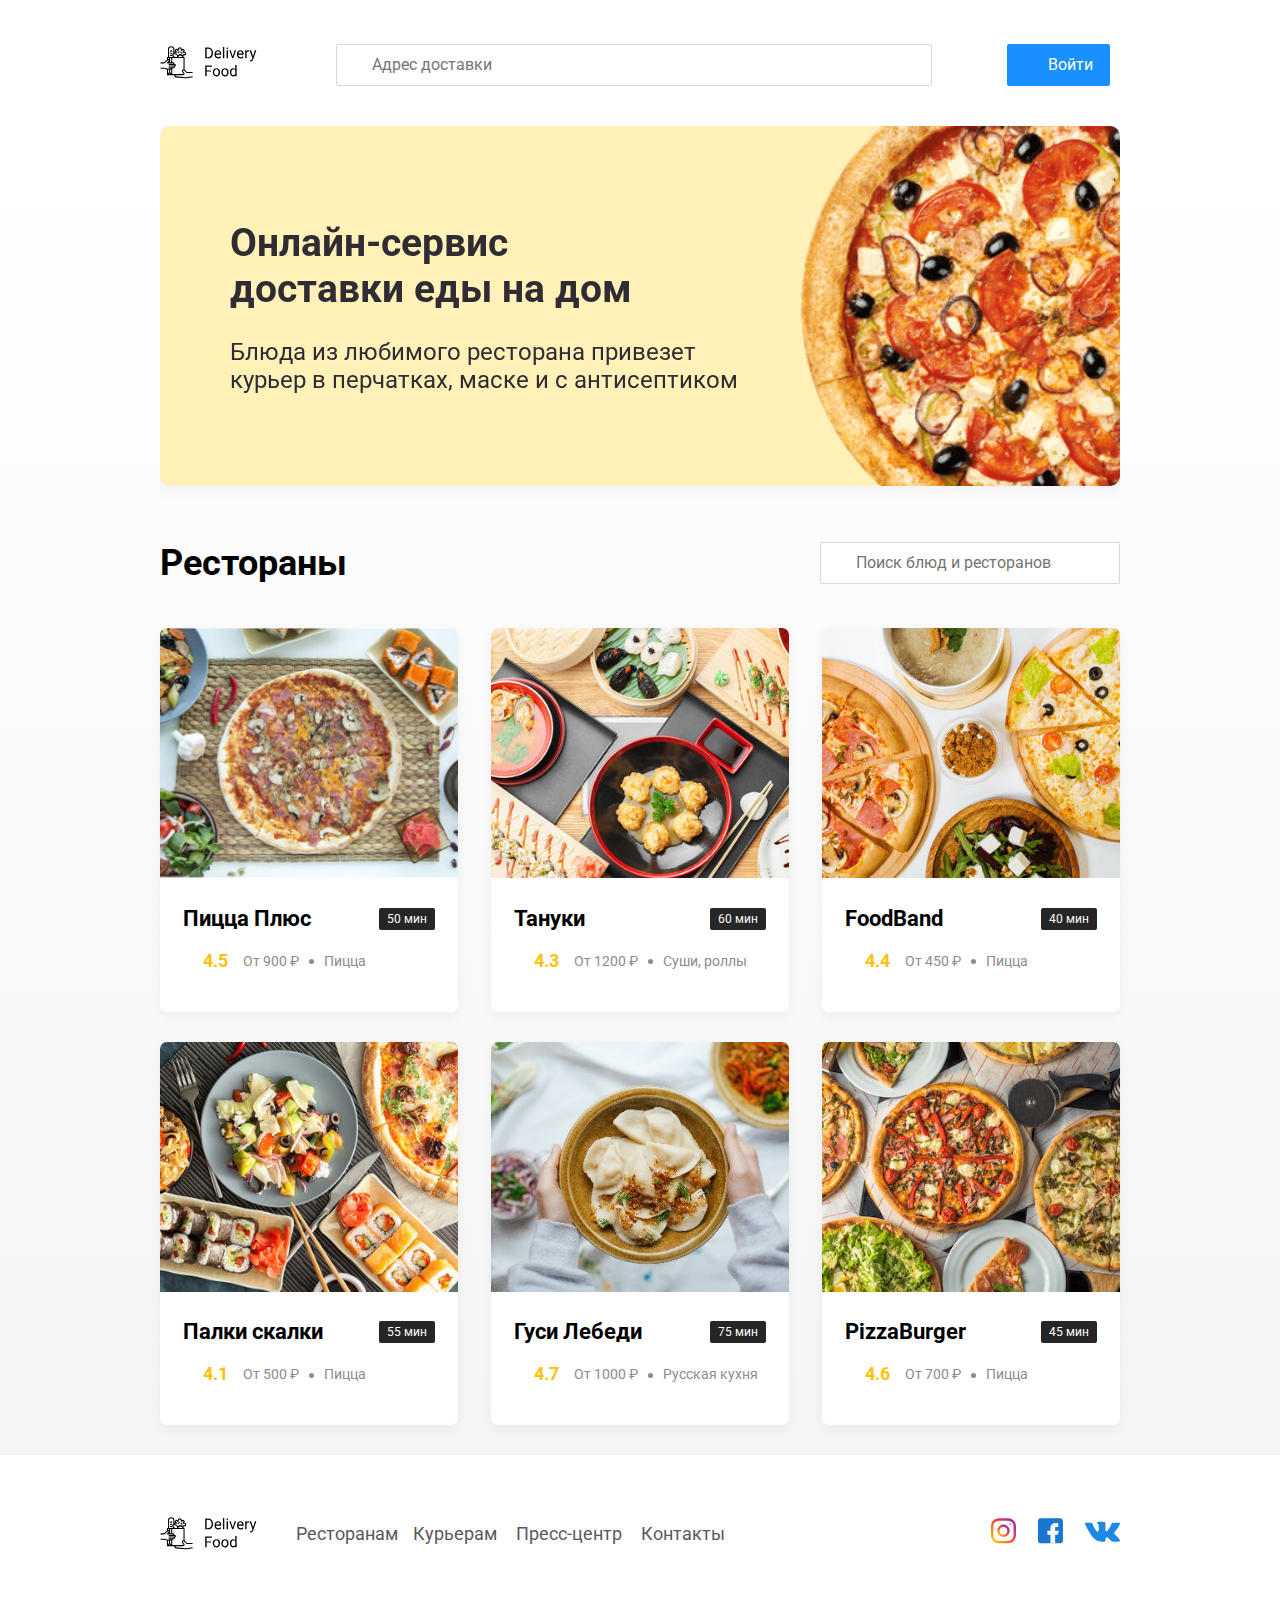
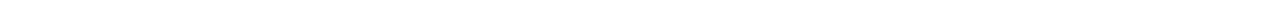
<file: index.html>
<!doctype html><html lang="ru"><head><meta charset="UTF-8"><meta name="viewport" content="width=device-width,initial-scale=1"><title>Delivery Food — доставка еды на дом</title><link href="https://fonts.googleapis.com/css?family=Roboto:400,700&display=swap&subset=cyrillic" rel="stylesheet"><link href="/assets/css/vendors.9832.css" rel="stylesheet"><link href="/assets/css/app.9832.css" rel="stylesheet"></head><body><div class="container"><header class="header"><a class="logo"><img src="./assets/img/icon/logo.svg" alt="Logo"> </a><label class="address"><input class="input input-address" placeholder="Адрес доставки"></label><div class="buttons"></div></header></div><main class="main"><div class="container"><div class="swiper-container"><section class="container-promo swiper-wrapper"><section class="promo pizza swiper-slide"><h1 class="promo-title">Онлайн-сервис<br>доставки еды на дом</h1><p class="promo-text">Блюда из любимого ресторана привезет курьер в перчатках, маске и с антисептиком</p></section><section class="promo kebab swiper-slide"><h1 class="promo-title">Шашлыки на майские<br>со скидкой 35%</h1><p class="promo-text">Закажите шашлыки в любом ресторане до 10 мая и получите скидку по промокоду OMAGAD</p></section><section class="promo vegetables swiper-slide"><h1 class="promo-title">Скидка 20% на всю еду<br>по промокоду LOVE.JS</h1><p class="promo-text">Блюдо из ресторана привезут вместе с двумя подарочными книгами по фронтенду</p></section><section class="promo sushi swiper-slide"><h1 class="promo-title">Сеты со скидкой до 30%<br>в ресторанах</h1><p class="promo-text">Скидки на сеты до 30 мая по промокоду DADADA</p></section></section></div><section class="menu hide"><div class="section-heading"><h2 class="section-title restaurant-title">Пицца Плюс</h2><div class="card-info"><div class="rating">4.5</div><div class="price">От 900 ₽</div><div class="category">Пицца</div></div></div><div class="cards cards-menu"></div></section></div></main><footer class="footer"><div class="container"><div class="footer-block"><img src="./assets/img/icon/logo.svg" alt="logo" class="logo footer-logo"><nav class="footer-nav"><a href="#" class="footer-link">Ресторанам </a><a href="#" class="footer-link">Курьерам</a> <a href="#" class="footer-link">Пресс-центр</a> <a href="#" class="footer-link">Контакты</a></nav><div class="social-links"><a href="#" class="social-link"><img src="./assets/img/social/instagram.svg" alt="instagram"></a><a href="#" class="social-link"><img src="./assets/img/social/fb.svg" alt="facebook"></a><a href="#" class="social-link"><img src="./assets/img/social/vk.svg" alt="vk"></a></div></div></div></footer><script src="/assets/js/vendors.9832.js"></script><script src="/assets/js/app.9832.js"></script></body></html>
</file>
<file: assets/css/app.9832.css>
html{line-height:1.15;-webkit-text-size-adjust:100%}body{margin:0}main{display:block}h1{font-size:2em;margin:.67em 0}hr{-webkit-box-sizing:content-box;box-sizing:content-box;height:0;overflow:visible}pre{font-family:monospace,monospace;font-size:1em}a{background-color:rgba(0,0,0,0)}abbr[title]{border-bottom:none;text-decoration:underline;-webkit-text-decoration:underline dotted;text-decoration:underline dotted}b,strong{font-weight:bolder}code,kbd,samp{font-family:monospace,monospace;font-size:1em}small{font-size:80%}sub,sup{font-size:75%;line-height:0;position:relative;vertical-align:baseline}sub{bottom:-.25em}sup{top:-.5em}img{border-style:none}button,input,optgroup,select,textarea{font-family:inherit;font-size:100%;line-height:1.15;margin:0}button,input{overflow:visible}button,select{text-transform:none}[type=button],[type=reset],[type=submit],button{-webkit-appearance:button}[type=button]::-moz-focus-inner,[type=reset]::-moz-focus-inner,[type=submit]::-moz-focus-inner,button::-moz-focus-inner{border-style:none;padding:0}[type=button]:-moz-focusring,[type=reset]:-moz-focusring,[type=submit]:-moz-focusring,button:-moz-focusring{outline:1px dotted ButtonText}fieldset{padding:.35em .75em .625em}legend{-webkit-box-sizing:border-box;box-sizing:border-box;color:inherit;display:table;max-width:100%;padding:0;white-space:normal}progress{vertical-align:baseline}textarea{overflow:auto}[type=checkbox],[type=radio]{-webkit-box-sizing:border-box;box-sizing:border-box;padding:0}[type=number]::-webkit-inner-spin-button,[type=number]::-webkit-outer-spin-button{height:auto}[type=search]{-webkit-appearance:textfield;outline-offset:-2px}[type=search]::-webkit-search-decoration{-webkit-appearance:none}::-webkit-file-upload-button{-webkit-appearance:button;font:inherit}details{display:block}summary{display:list-item}[hidden],template{display:none}
*{-webkit-box-sizing:border-box;box-sizing:border-box}body{font-family:Roboto,sans-serif;padding-top:44px}a,button{cursor:pointer;color:inherit}.container{max-width:1200px;margin:auto}.header{display:-webkit-box;display:-ms-flexbox;display:flex;-webkit-box-align:center;-ms-flex-align:center;align-items:center;-webkit-box-pack:justify;-ms-flex-pack:justify;justify-content:space-between;margin-bottom:40px}.input{background-color:#fff;border:1px solid #d9d9d9;border-radius:2px;font-size:16px;line-height:24px;padding:8px 8px 8px 35px;background-repeat:no-repeat;background-position:left 11px center}.address{-webkit-box-flex:0.8;-ms-flex:0.8;flex:0.8}.input-address{width:100%;background-image:url(/home.svg)}.search{margin-left:auto}.input-search{width:300px;background-image:url(/search.svg)}.button,.buttons{display:-webkit-box;display:-ms-flexbox;display:flex;-webkit-box-align:center;-ms-flex-align:center;align-items:center}.button{padding:8px 16px;background:#fff;border:1px solid #d9d9d9;-webkit-box-sizing:border-box;box-sizing:border-box;-webkit-box-shadow:0 0 2px rgba(0,0,0,.0015);box-shadow:0 0 2px rgba(0,0,0,.0015);border-radius:2px;color:#595959;font-size:16px;line-height:24px}.button-primary,.button:hover{background:#1890ff;border:1px solid #1890ff;color:#fff}.button-primary{margin-right:10px}.button-primary:hover{background:#fff;border:1px solid #d9d9d9;color:#595959}.button-icon{margin-right:6px}.button-card-text{margin-right:10px}.button-auth{background-position:20px 13px}.button-primary .button-auth-svg{width:24px;height:24px;background-color:#fff;-webkit-mask:url(/user.svg) no-repeat 50% 50%;mask:url(/user.svg) no-repeat 50% 50%;background-repeat:no-repeat}.button-primary:hover .button-auth-svg{background-color:#595959}.button .button-cart-svg{width:24px;height:24px;background-color:#595959;-webkit-mask:url(/shopping-cart.svg) no-repeat 50% 50%;mask:url(/shopping-cart.svg) no-repeat 50% 50%;background-repeat:no-repeat}.button-primary .button-cart-svg,.button:hover .button-cart-svg{background-color:#fff}.button-primary:hover .button-cart-svg{background-color:#595959}.button-cart,.button-out{display:none;margin:0 5px}.user-name{display:none;margin-right:20px;font-weight:700;font-size:18px}.promo-slider{width:600px;height:300px}.promo{-webkit-box-shadow:0 7px 12px rgba(158,158,163,.1);box-shadow:0 7px 12px rgba(158,158,163,.1);border-radius:10px;padding:68px 70px;margin-bottom:56px}.pizza{background:#fff1b8 url(/pizza.png) no-repeat top -100px right -250px/830px}.kebab{background:#d6e4ff url(/kebab.png) no-repeat top 45px right 40px/450px}.vegetables{background:#fff566 url(/vegetables.png) no-repeat top 0 right 0/825px}.sushi{background:#fff1f0 url(/sushi.png) no-repeat top 10px right 15px/500px}.promo-title{font-weight:700;font-size:39px;line-height:46px}.promo-text,.promo-title{font-style:normal;color:#302c34}.promo-text{font-weight:400;font-size:24px;line-height:28px;max-width:538px}.main{background:-webkit-gradient(linear,left top,left bottom,color-stop(1.04%,hsla(0,0%,96.1%,0)),to(#f5f5f5));background:-o-linear-gradient(top,hsla(0,0%,96.1%,0) 1.04%,#f5f5f5 100%);background:linear-gradient(180deg,hsla(0,0%,96.1%,0) 1.04%,#f5f5f5)}.section-heading{display:-webkit-box;display:-ms-flexbox;display:flex;-webkit-box-align:center;-ms-flex-align:center;align-items:center;margin-bottom:44px}.section-title{font-style:normal;font-weight:700;font-size:36px;line-height:42px;margin:0 30px 0 0;color:#000}.cards{display:-webkit-box;display:-ms-flexbox;display:flex;-webkit-box-align:start;-ms-flex-align:start;align-items:flex-start;-webkit-box-pack:justify;-ms-flex-pack:justify;justify-content:space-between;-ms-flex-wrap:wrap;flex-wrap:wrap}.card{background:#fff;-webkit-box-shadow:0 4px 12px rgba(0,0,0,.05);box-shadow:0 4px 12px rgba(0,0,0,.05);border-radius:7px;overflow:hidden;margin-bottom:30px;-ms-flex-preferred-size:31%;flex-basis:31%;text-decoration:none}.card-restaurant{cursor:pointer}.card-image{width:100%;height:250px;-o-object-fit:cover;object-fit:cover}.card-text{padding:20px 23px 35px;min-height:275px;display:-webkit-box;display:-ms-flexbox;display:flex;-webkit-box-orient:vertical;-webkit-box-direction:normal;-ms-flex-direction:column;flex-direction:column}.restaurants .card-text{min-height:auto}.card-heading{display:-webkit-box;display:-ms-flexbox;display:flex;-webkit-box-align:center;-ms-flex-align:center;align-items:center;-webkit-box-pack:justify;-ms-flex-pack:justify;justify-content:space-between;margin-bottom:10px}.card-title{margin:0;font-style:normal;font-weight:700;font-size:22px;line-height:32px}.card-tag,.card-title-reg{font-weight:400}.card-tag{font-style:normal;font-size:12px;line-height:20px;color:#fff;background:#262626;border-radius:2px;padding:1px 8px}.card-info{-webkit-box-align:center;-ms-flex-align:center;align-items:center;-ms-flex-wrap:wrap;flex-wrap:wrap}.card-buttons,.card-info{display:-webkit-box;display:-ms-flexbox;display:flex}.card-buttons{margin-top:24px;-webkit-box-flex:1;-ms-flex-positive:1;flex-grow:1;-webkit-box-align:end;-ms-flex-align:end;align-items:flex-end}.card-price-bold{font-size:20px;margin-left:30px}.card-price-bold,.rating{font-weight:700;line-height:32px}.rating{background-image:url(/rating.svg);background-repeat:no-repeat;background-position:0 7px;padding-left:20px;margin-right:26px;color:#ffc107;font-size:18px}.category,.price{color:#8c8c8c;font-size:18px;line-height:32px}.price{margin-right:10px}.ingredients{color:#8c8c8c;font-size:18px;line-height:21px}.category{-o-text-overflow:ellipsis;text-overflow:ellipsis;overflow:hidden;white-space:nowrap;max-width:150px}.price:after{content:"";width:5px;height:5px;background-color:#8c8c8c;display:inline-block;vertical-align:middle;border-radius:50%;margin-left:10px}.footer{padding:60px 0}.footer-block{display:-webkit-box;display:-ms-flexbox;display:flex;-webkit-box-align:center;-ms-flex-align:center;align-items:center;-webkit-box-pack:justify;-ms-flex-pack:justify;justify-content:space-between}.footer-nav{margin-left:35px;margin-right:auto}.footer-link{display:inline-block;color:#595959;font-style:normal;font-weight:400;font-size:18px;line-height:21px;text-decoration:none}.footer-link:not(:last-child){margin-right:15px}.social-links{display:-webkit-box;display:-ms-flexbox;display:flex;-webkit-box-align:center;-ms-flex-align:center;align-items:center}.social-link:not(:last-child){margin-right:21px}.modal{display:none}.modal,.modal-auth{position:fixed;left:0;top:0;width:100%;height:100%;background:rgba(0,0,0,.4);z-index:999}.is-open,.modal-auth{display:-webkit-box;display:-ms-flexbox;display:flex}.modal-dialog{max-width:780px;width:95%;background:#fff;border-radius:5px;margin:auto;padding:40px 45px}.modal-dialog-auth{width:auto;position:relative}.label-auth{display:block;margin:30px}.label-auth span{width:80px;display:inline-block}.modal-header{display:-webkit-box;display:-ms-flexbox;display:flex;-webkit-box-align:center;-ms-flex-align:center;align-items:center;-webkit-box-pack:justify;-ms-flex-pack:justify;justify-content:space-between;margin-bottom:45px}.modal-title{margin:0;font-weight:700;font-size:36px;line-height:42px}.close,.close-auth{font-size:36px;border:none;background-color:rgba(0,0,0,0)}.close-auth{position:absolute;top:10px;right:20px}.modal-body{margin-bottom:22px}.food-row{display:-webkit-box;display:-ms-flexbox;display:flex;-webkit-box-align:start;-ms-flex-align:start;align-items:flex-start;-webkit-box-pack:justify;-ms-flex-pack:justify;justify-content:space-between;padding-bottom:8px;border-bottom:1px solid #d9d9d9;margin-bottom:15px}.food-name{font-weight:400;font-size:18px;line-height:32px}.food-price{margin-left:auto;margin-right:47px;font-weight:700;font-size:20px;line-height:32px}.counter-button,.food-counter{display:-webkit-box;display:-ms-flexbox;display:flex;-webkit-box-align:center;-ms-flex-align:center;align-items:center}.counter-button{-webkit-box-pack:center;-ms-flex-pack:center;justify-content:center;width:39px;height:32px;background:#fff;border:1px solid #40a9ff;-webkit-box-sizing:border-box;box-sizing:border-box;border-radius:2px;font-weight:400;font-size:14px;line-height:22px;color:#40a9ff}.counter-button:hover{background:#40a9ff;border:1px solid #fff;color:#fff}.counter{font-size:16px;line-height:24px;margin-left:10px;margin-right:10px}.modal-footer{display:-webkit-box;display:-ms-flexbox;display:flex;-webkit-box-align:center;-ms-flex-align:center;align-items:center;-webkit-box-pack:justify;-ms-flex-pack:justify;justify-content:space-between}.modal-auth .modal-footer{-webkit-box-pack:end;-ms-flex-pack:end;justify-content:flex-end}.footer-buttons{display:-webkit-box;display:-ms-flexbox;display:flex;-webkit-box-align:center;-ms-flex-align:center;align-items:center}.modal-pricetag{background:#262626;border-radius:5px;color:#fff;padding:15px 20px;font-size:20px;line-height:23px}@media (max-width:1366px){.container{max-width:960px}.pizza{background-position:center right -300px;background-size:750px}.kebab{background-position:top -5px right -93px;background-size:530px}.vegetables{background-position:top 0 right -93px;background-size:820px}.sushi{background-position:center right -90px}.rating{margin-right:15px}.category,.price{font-size:14px}}@media (max-width:992px){.container{max-width:750px}.pizza{padding:50px;background-size:500px;background-position:center right -200px}.kebab{background-position:top 55px right -100px;background-size:385px}.vegetables{background-position:top 0 right -280px;background-size:810px}.sushi{background-position:top 30px right -175px}.promo-text{font-size:18px;max-width:400px}.card{-ms-flex-preferred-size:49%;flex-basis:49%}.footer-link{font-size:16px}}@media (max-width:768px){.container{max-width:560px}.card-info{-ms-flex-wrap:wrap;flex-wrap:wrap}.card .rating{-ms-flex-preferred-size:100%;flex-basis:100%}.card-title{font-size:18px}.card-text{min-height:290px}.card-price-bold{margin-left:20px}.pizza{background-size:400px;background-position:bottom 50px right -200px}.kebab{background-position:top -5px right -74px;background-size:300px}.vegetables{background-position:top 0 right -240px;background-size:702px}.sushi{background-position:top -24px right -75px;background-size:302px}.promo-title{font-size:24px;line-height:1.4}.promo-text{margin-top:0}}@media (max-width:578px){.container{width:90%}.address{min-width:100%;-webkit-box-ordinal-group:2;-ms-flex-order:1;order:1}.header{-ms-flex-wrap:wrap;flex-wrap:wrap}.input-address{margin-top:15px;-webkit-box-ordinal-group:6;-ms-flex-order:5;order:5;-webkit-box-flex:1;-ms-flex:1;flex:1}.promo{background-image:none}.promo-title{margin-bottom:10px}.section-title{font-size:20px}.card{-ms-flex-preferred-size:100%;flex-basis:100%}.card-text{min-height:auto}.card-image{width:100%}.footer{padding:30px 0}.footer-block{-webkit-box-align:start;-ms-flex-align:start;align-items:flex-start}.footer-nav{margin-left:0;margin-right:0;-webkit-box-ordinal-group:1;-ms-flex-order:0;order:0;display:-webkit-box;display:-ms-flexbox;display:flex;-webkit-box-orient:vertical;-webkit-box-direction:normal;-ms-flex-direction:column;flex-direction:column}.footer-logo{margin-right:15px;-webkit-box-ordinal-group:2;-ms-flex-order:1;order:1}.social-links{-webkit-box-ordinal-group:3;-ms-flex-order:2;order:2}}@media (max-width:480px){.button-text{display:none}.button-icon{margin:0}.user-name{margin:10px}.buttons{-ms-flex-wrap:wrap;flex-wrap:wrap;margin-left:auto}.button{min-height:40px;padding:5px 12px}.button-out-svg{width:24px;height:24px;background-color:#fff;-webkit-mask:url(/logout.svg) no-repeat 50% 50%;mask:url(/logout.svg) no-repeat 50% 50%;background-repeat:no-repeat;-webkit-mask-size:20px;mask-size:20px}.promo{padding:20px}.footer-block,.section-heading{-ms-flex-wrap:wrap;flex-wrap:wrap}.footer-block{-webkit-box-orient:vertical;-webkit-box-direction:normal;-ms-flex-direction:column;flex-direction:column;-webkit-box-align:center;-ms-flex-align:center;align-items:center}.footer-logo{-webkit-box-ordinal-group:1;-ms-flex-order:0;order:0;margin-bottom:20px}.footer-nav{margin-bottom:20px;text-align:center}.footer-link:not(:last-child){margin-right:0}}.hide{display:none}
</file>
